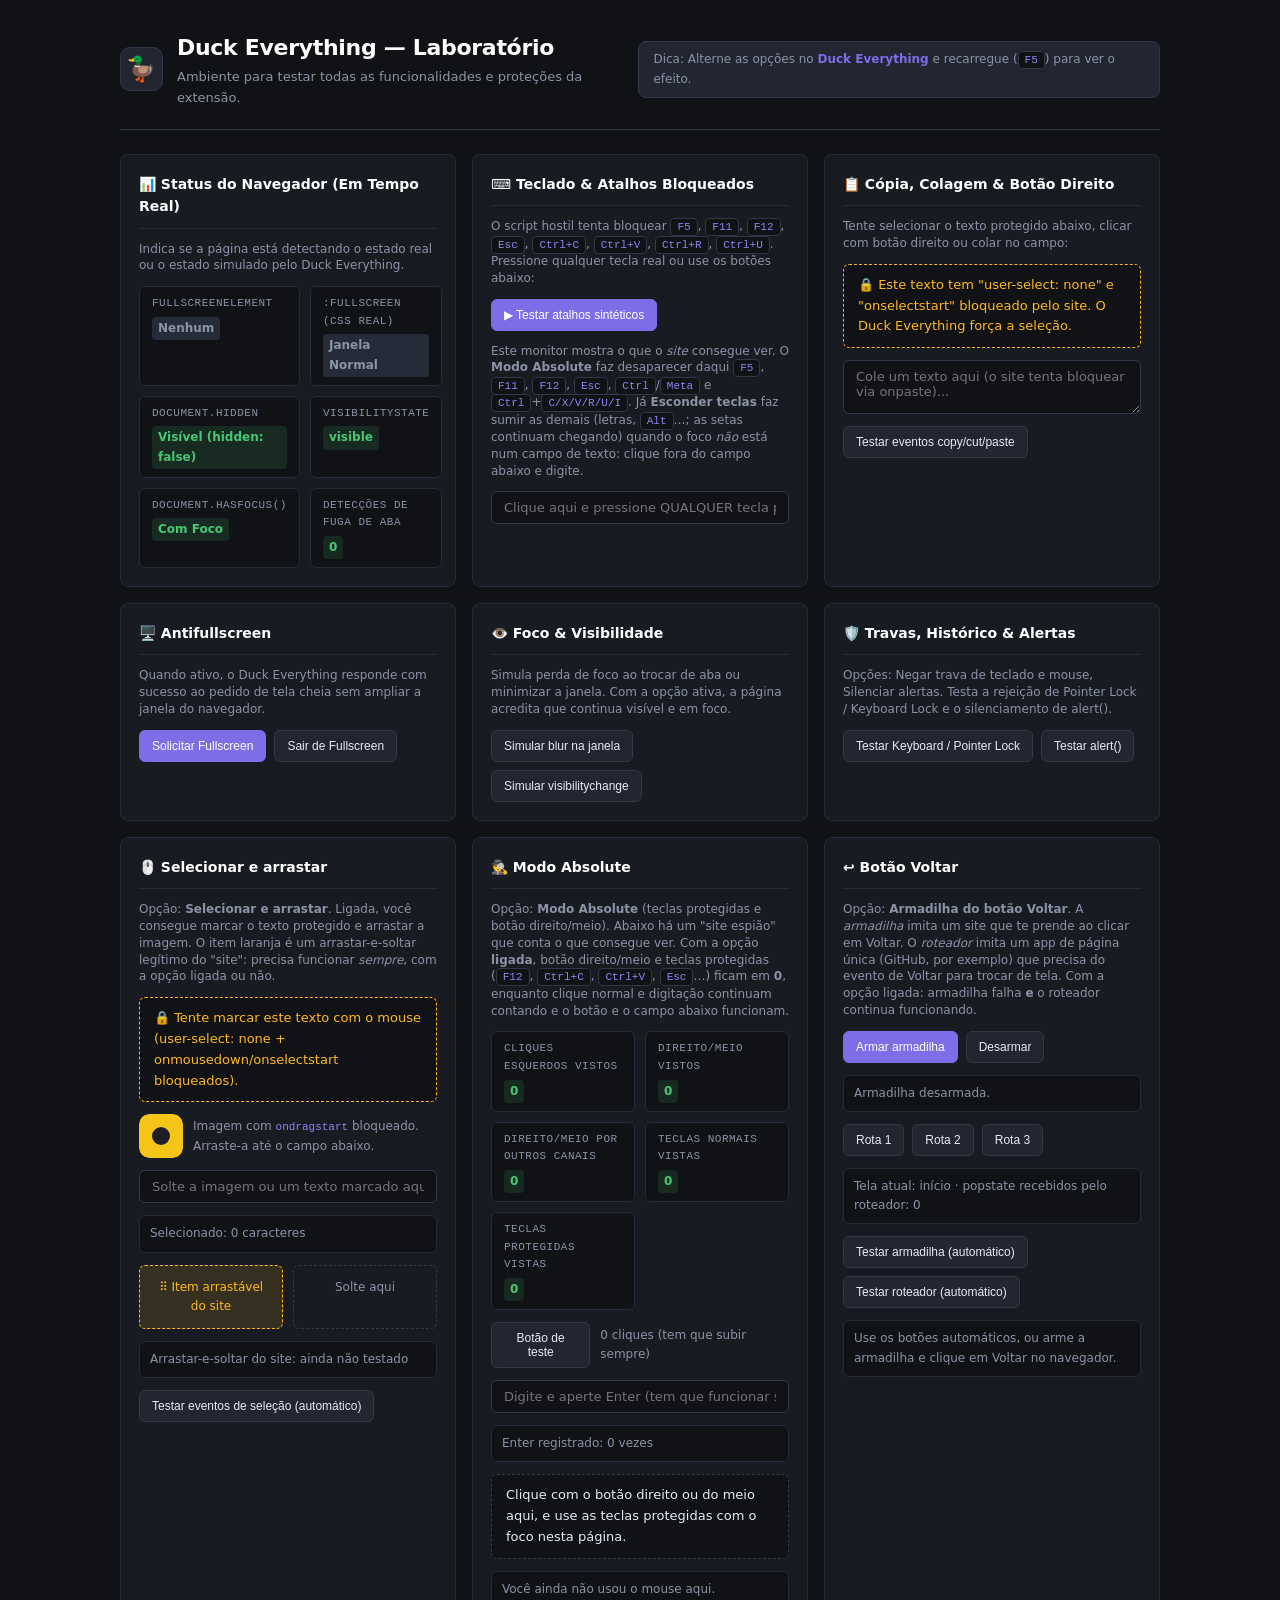
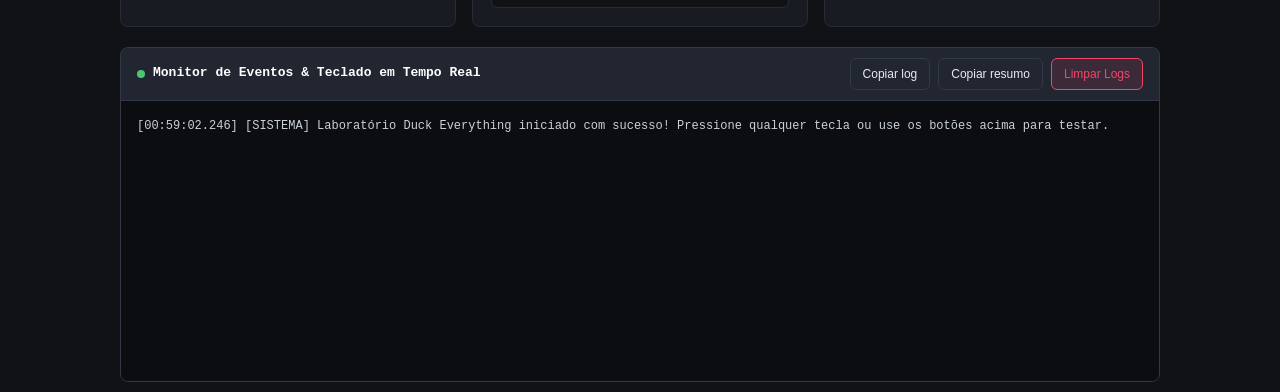
<file: lab/index.html>
<!doctype html>
<html lang="pt-BR">
<head>
  <meta charset="utf-8">
  <meta name="viewport" content="width=device-width, initial-scale=1">
  <title>Duck Everything — Laboratório de Testes</title>
  <link rel="stylesheet" href="lab.css">
</head>
<body>
  <div class="container">
    <!-- Header -->
    <header class="header">
      <div class="header-brand">
        <div class="header-logo">🦆</div>
        <div class="header-title">
          <h1>Duck Everything — Laboratório</h1>
          <p>Ambiente para testar todas as funcionalidades e proteções da extensão.</p>
        </div>
      </div>
      <div class="header-tip">
        Dica: Alterne as opções no <strong>Duck Everything</strong> e recarregue (<kbd>F5</kbd>) para ver o efeito.
      </div>
    </header>

    <!-- Grid de Seções de Teste -->
    <div class="grid">
      
      <!-- 1. Painel de Status em Tempo Real -->
      <div class="card">
        <div class="card-header">
          <span class="card-title">📊 Status do Navegador (Em Tempo Real)</span>
        </div>
        <p class="card-desc">Indica se a página está detectando o estado real ou o estado simulado pelo Duck Everything.</p>
        <div class="status-grid">
          <div class="status-item">
            <span class="status-label">fullscreenElement</span>
            <span id="stat-fullscreen-elem" class="status-badge badge-off">Nenhum</span>
          </div>
          <div class="status-item">
            <span class="status-label">:fullscreen (CSS Real)</span>
            <span id="stat-fullscreen-real" class="status-badge badge-off">Janela Normal</span>
          </div>
          <div class="status-item">
            <span class="status-label">document.hidden</span>
            <span id="stat-hidden" class="status-badge badge-on">Visível (hidden: false)</span>
          </div>
          <div class="status-item">
            <span class="status-label">visibilityState</span>
            <span id="stat-visibility" class="status-badge badge-on">visible</span>
          </div>
          <div class="status-item">
            <span class="status-label">document.hasFocus()</span>
            <span id="stat-focus" class="status-badge badge-on">Com Foco</span>
          </div>
          <div class="status-item">
            <span class="status-label">Detecções de Fuga de Aba</span>
            <span id="stat-escapes" class="status-badge badge-on">0</span>
          </div>
        </div>
      </div>

      <!-- 2. Testes de Teclado & Atalhos -->
      <div class="card">
        <div class="card-header">
          <span class="card-title">⌨️ Teclado & Atalhos Bloqueados</span>
        </div>
        <p class="card-desc">O script hostil tenta bloquear <kbd>F5</kbd>, <kbd>F11</kbd>, <kbd>F12</kbd>, <kbd>Esc</kbd>, <kbd>Ctrl+C</kbd>, <kbd>Ctrl+V</kbd>, <kbd>Ctrl+R</kbd>, <kbd>Ctrl+U</kbd>. Pressione qualquer tecla real ou use os botões abaixo:</p>
        <div class="btn-group">
          <button id="btn-check-shortcuts" class="primary">▶ Testar atalhos sintéticos</button>
        </div>
        <p class="card-desc">Este monitor mostra o que o <em>site</em> consegue ver. O <strong>Modo Absolute</strong> faz desaparecer daqui <kbd>F5</kbd>, <kbd>F11</kbd>, <kbd>F12</kbd>, <kbd>Esc</kbd>, <kbd>Ctrl</kbd>/<kbd>Meta</kbd> e <kbd>Ctrl</kbd>+<kbd>C/X/V/R/U/I</kbd>. Já <strong>Esconder teclas</strong> faz sumir as demais (letras, <kbd>Alt</kbd>…; as setas continuam chegando) quando o foco <em>não</em> está num campo de texto: clique fora do campo abaixo e digite.</p>
        <input type="text" placeholder="Clique aqui e pressione QUALQUER tecla para testar o log real">
      </div>

      <!-- 3. Área de Transferência & Menu de Contexto -->
      <div class="card">
        <div class="card-header">
          <span class="card-title">📋 Cópia, Colagem & Botão Direito</span>
        </div>
        <p class="card-desc">Tente selecionar o texto protegido abaixo, clicar com botão direito ou colar no campo:</p>
        <div class="protected-box" id="selection-box" onselectstart="return false">
          🔒 Este texto tem "user-select: none" e "onselectstart" bloqueado pelo site. O Duck Everything força a seleção.
        </div>
        <textarea placeholder="Cole um texto aqui (o site tenta bloquear via onpaste)..."></textarea>
        <div class="btn-group">
          <button id="btn-test-clipboard">Testar eventos copy/cut/paste</button>
        </div>
      </div>

      <!-- 4. Antifullscreen -->
      <div class="card">
        <div class="card-header">
          <span class="card-title">🖥️ Antifullscreen</span>
        </div>
        <p class="card-desc">Quando ativo, o Duck Everything responde com sucesso ao pedido de tela cheia sem ampliar a janela do navegador.</p>
        <div class="btn-group">
          <button id="btn-start-fullscreen" class="primary">Solicitar Fullscreen</button>
          <button id="btn-exit-fullscreen">Sair de Fullscreen</button>
        </div>
      </div>

      <!-- 5. Foco & Visibilidade (Anti-Proctoring) -->
      <div class="card">
        <div class="card-header">
          <span class="card-title">👁️ Foco & Visibilidade</span>
        </div>
        <p class="card-desc">Simula perda de foco ao trocar de aba ou minimizar a janela. Com a opção ativa, a página acredita que continua visível e em foco.</p>
        <div class="btn-group">
          <button id="btn-simulate-blur">Simular blur na janela</button>
          <button id="btn-simulate-visibility">Simular visibilitychange</button>
        </div>
      </div>

      <!-- 6. Travas de Sistema (Locks & History & Alert) -->
      <div class="card">
        <div class="card-header">
          <span class="card-title">🛡️ Travas, Histórico & Alertas</span>
        </div>
        <p class="card-desc">Opções: Negar trava de teclado e mouse, Silenciar alertas. Testa a rejeição de Pointer Lock / Keyboard Lock e o silenciamento de alert().</p>
        <div class="btn-group">
          <button id="btn-test-locks">Testar Keyboard / Pointer Lock</button>
          <button id="btn-test-alert">Testar alert()</button>
        </div>
      </div>

      <!-- 7. Selecionar e arrastar -->
      <div class="card">
        <div class="card-header">
          <span class="card-title">🖱️ Selecionar e arrastar</span>
        </div>
        <p class="card-desc">Opção: <strong>Selecionar e arrastar</strong>. Ligada, você consegue marcar o texto protegido e arrastar a imagem. O item laranja é um arrastar-e-soltar legítimo do "site": precisa funcionar <em>sempre</em>, com a opção ligada ou não.</p>
        <div class="protected-box nosel" id="sel-protected" onselectstart="return false" onmousedown="return false">
          🔒 Tente marcar este texto com o mouse (user-select: none + onmousedown/onselectstart bloqueados).
        </div>
        <div class="drag-row">
          <img id="drag-img" ondragstart="return false" alt="pato" width="44" height="44"
               src="data:image/svg+xml;utf8,%3Csvg xmlns='http://www.w3.org/2000/svg' width='44' height='44'%3E%3Crect width='44' height='44' rx='10' fill='%23f5c518'/%3E%3Ccircle cx='22' cy='22' r='9' fill='%231e1f24'/%3E%3C/svg%3E">
          <span>Imagem com <code>ondragstart</code> bloqueado. Arraste-a até o campo abaixo.</span>
        </div>
        <input type="text" id="drop-field" placeholder="Solte a imagem ou um texto marcado aqui">
        <div class="result" id="sel-readout">Selecionado: 0 caracteres</div>
        <div class="dnd">
          <div id="dnd-item" class="dnd-item" draggable="true">⠿ Item arrastável do site</div>
          <div id="dnd-zone" class="dnd-zone">Solte aqui</div>
        </div>
        <div class="result" id="dnd-result">Arrastar-e-soltar do site: ainda não testado</div>
        <div class="btn-group">
          <button id="btn-test-selection">Testar eventos de seleção (automático)</button>
        </div>
      </div>

      <!-- 8. Modo Absolute -->
      <div class="card">
        <div class="card-header">
          <span class="card-title">🕵️ Modo Absolute</span>
        </div>
        <p class="card-desc">Opção: <strong>Modo Absolute</strong> (teclas protegidas e botão direito/meio). Abaixo há um "site espião" que conta o que consegue ver. Com a opção <strong>ligada</strong>, botão direito/meio e teclas protegidas (<kbd>F12</kbd>, <kbd>Ctrl+C</kbd>, <kbd>Ctrl+V</kbd>, <kbd>Esc</kbd>…) ficam em <strong>0</strong>, enquanto clique normal e digitação continuam contando e o botão e o campo abaixo funcionam.</p>
        <div class="status-grid">
          <div class="status-item"><span class="status-label">Cliques esquerdos vistos</span><span id="spy-left" class="status-badge badge-on">0</span></div>
          <div class="status-item"><span class="status-label">Direito/meio vistos</span><span id="spy-other" class="status-badge badge-on">0</span></div>
          <div class="status-item"><span class="status-label">Direito/meio por outros canais</span><span id="spy-chan" class="status-badge badge-on">0</span></div>
          <div class="status-item"><span class="status-label">Teclas normais vistas</span><span id="spy-keys" class="status-badge badge-on">0</span></div>
          <div class="status-item"><span class="status-label">Teclas protegidas vistas</span><span id="spy-prot" class="status-badge badge-on">0</span></div>
        </div>
        <div class="drag-row">
          <button id="abs-button">Botão de teste</button>
          <span id="abs-button-count">0 cliques (tem que subir sempre)</span>
        </div>
        <input type="text" id="abs-input" placeholder="Digite e aperte Enter (tem que funcionar sempre)">
        <div class="result" id="abs-input-count">Enter registrado: 0 vezes</div>
        <div class="protected-box" id="abs-pad" style="user-select:text;color:var(--text-main);border-color:var(--border)">Clique com o botão direito ou do meio aqui, e use as teclas protegidas com o foco nesta página.</div>
        <div class="result" id="abs-verdict">Você ainda não usou o mouse aqui.</div>
      </div>

      <!-- 9. Botão Voltar -->
      <div class="card">
        <div class="card-header">
          <span class="card-title">↩️ Botão Voltar</span>
        </div>
        <p class="card-desc">Opção: <strong>Armadilha do botão Voltar</strong>. A <em>armadilha</em> imita um site que te prende ao clicar em Voltar. O <em>roteador</em> imita um app de página única (GitHub, por exemplo) que precisa do evento de Voltar para trocar de tela. Com a opção ligada: armadilha falha <strong>e</strong> o roteador continua funcionando.</p>
        <div class="btn-group">
          <button id="trap-arm" class="primary">Armar armadilha</button>
          <button id="trap-disarm">Desarmar</button>
        </div>
        <div class="result" id="trap-status">Armadilha desarmada.</div>
        <div class="btn-group">
          <button id="route-1">Rota 1</button>
          <button id="route-2">Rota 2</button>
          <button id="route-3">Rota 3</button>
        </div>
        <div class="result" id="route-status">Tela atual: início · popstate recebidos pelo roteador: 0</div>
        <div class="btn-group">
          <button id="btn-test-trap">Testar armadilha (automático)</button>
          <button id="btn-test-router">Testar roteador (automático)</button>
        </div>
        <div class="result" id="history-result">Use os botões automáticos, ou arme a armadilha e clique em Voltar no navegador.</div>
      </div>

    </div>

    <!-- Console de Logs em Tempo Real -->
    <div class="console-card">
      <div class="console-header">
        <h3><span class="dot"></span> Monitor de Eventos & Teclado em Tempo Real</h3>
        <div class="console-actions">
          <button id="btn-copy-log" title="Copia o log completo, com cabeçalho do navegador">Copiar log</button>
          <button id="btn-copy-summary" title="Copia uma linha por evento diferente, com contagem (×N)">Copiar resumo</button>
          <button id="btn-clear-log" class="danger">Limpar Logs</button>
        </div>
      </div>
      <pre id="log"></pre>
    </div>
  </div>

  <!-- SCRIPT HOSTIL: Tenta bloquear ações comuns -->
  <script>
    window.addEventListener('error', function(e) {
      const el = document.getElementById('log');
      if (el) el.textContent += '[ERRO NO SCRIPT] ' + e.message + ' em ' + e.filename + ':' + e.lineno + '\n';
    });

    // 1. Bloqueio de Menu de Contexto (botão direito)
    document.addEventListener('contextmenu', function(e) {
      e.preventDefault();
    }, false);

    // 2. Bloqueio de Eventos de Clipboard
    ['copy', 'cut', 'paste'].forEach(function(type) {
      document.addEventListener(type, function(e) {
        if (window.__labCopying) return; // o botão "Copiar log" do próprio lab
        e.preventDefault();
      }, false);
    });

    // 3. Bloqueio de Seleção e Arrastar
    ['selectstart', 'dragstart'].forEach(function(type) {
      document.addEventListener(type, function(e) {
        // Um site real não bloqueia o próprio arrastar-e-soltar.
        if (e.target.closest && e.target.closest('[draggable="true"]')) return;
        e.preventDefault();
      }, false);
    });
    // 3b. Anti-seleção por mousedown (área .nosel)
    document.addEventListener('mousedown', function(e) {
      if (e.target.closest && e.target.closest('.nosel')) e.preventDefault();
    }, false);

    // 4. Bloqueio de Teclas de Atalho (Teclado)
    document.addEventListener('keydown', function(e) {
      var key = (e.key || '').toLowerCase();
      if (e.key === 'F5' || ((e.ctrlKey || e.metaKey) && key === 'r')) e.preventDefault();
      if ((e.ctrlKey || e.metaKey) && (key === 'c' || key === 'x')) e.preventDefault();
      if ((e.ctrlKey || e.metaKey) && key === 'v') e.preventDefault();
      if ((e.ctrlKey || e.metaKey) && key === 'u') e.preventDefault();
      if (e.key === 'F12' || ((e.ctrlKey || e.metaKey) && e.shiftKey && key === 'i')) e.preventDefault();
      // Anti-DevTools: F12 também pelo jeito antigo (returnValue), e os atalhos Ctrl+Shift+J/K/C/E/M.
      if (e.key === 'F12') e.returnValue = false;
      if ((e.ctrlKey || e.metaKey) && e.shiftKey && ['KeyJ', 'KeyK', 'KeyC', 'KeyE', 'KeyM'].indexOf(e.code) > -1) e.returnValue = false;
      if (e.key === 'F11') e.preventDefault();
      if (e.key === 'Escape' || e.key === 'Esc') e.preventDefault();
    }, false);

    // 5. Armadilha de Histórico: só liga ao clicar em "Armar armadilha" (cartão Botão Voltar)
    window.__trap = { armed: false, reacted: 0 };
    window.addEventListener('popstate', function() {
      if (!window.__trap.armed) return;
      window.__trap.reacted++;
      history.pushState({ trap: true }, '', location.href);
    });

    // 6. Monitoramento de Foco / Troca de Aba
    window.__hostileTabEscapes = 0;
    window.addEventListener('blur', function() {
      window.__hostileTabEscapes = (window.__hostileTabEscapes || 0) + 1;
    });
    document.addEventListener('visibilitychange', function() {
      if (document.visibilityState === 'hidden' || document.hidden) {
        window.__hostileTabEscapes = (window.__hostileTabEscapes || 0) + 1;
      }
    });
  </script>

  <!-- SCRIPT DO LABORATÓRIO: Monitoramento e controles -->
  <script>
    (function() {
      var logBox = document.getElementById('log');

      function pad(n) { return String(n).padStart(2, '0'); }
      function timestamp() {
        var d = new Date();
        return pad(d.getHours()) + ':' + pad(d.getMinutes()) + ':' + pad(d.getSeconds()) + '.' + String(d.getMilliseconds()).padStart(3, '0');
      }

      function appendLog(category, msg) {
        var el = document.getElementById('log');
        if (!el) return;
        var time = timestamp();
        var line = '[' + time + '] [' + category.toUpperCase() + '] ' + msg + '\n';
        el.textContent += line;
        el.scrollTop = el.scrollHeight;
      }

      // 1. MONITORAMENTO REAL DO TECLADO
      window.addEventListener('keydown', function(e) {
        try {
          var modifiers = [];
          if (e.ctrlKey) modifiers.push('Ctrl');
          if (e.shiftKey) modifiers.push('Shift');
          if (e.altKey) modifiers.push('Alt');
          if (e.metaKey) modifiers.push('Meta/Cmd');

          var modStr = modifiers.length ? ' + [' + modifiers.join('+') + ']' : '';
          var status = e.defaultPrevented ? '❌ BLOQUEADO (preventDefault = true)' : '✅ LIBERADO (preventDefault = false)';

          appendLog('TECLADO', 'Tecla: "' + e.key + '" (código: ' + e.code + ')' + modStr + ' | ' + status);
        } catch (err) {
          console.error(err);
        }
      }, false); // na volta (bubble) da janela: o site já rodou os bloqueios e defaultPrevented mostra o resultado final

      // 2. MONITORAMENTO DE CLIPBOARD E MOUSE
      ['copy', 'cut', 'paste'].forEach(function(type) {
        document.addEventListener(type, function(e) {
          try {
            var status = e.defaultPrevented ? '❌ BLOQUEADO pelo site' : '✅ LIBERADO pelo navegador';
            appendLog('CLIPBOARD', 'Evento "' + type + '" acionado | ' + status);
          } catch (err) {}
        }, true);
      });

      document.addEventListener('contextmenu', function(e) {
        try {
          var status = e.defaultPrevented ? '❌ BLOQUEADO pelo site' : '✅ LIBERADO pelo navegador (menu de contexto deve abrir)';
          appendLog('MOUSE', 'Clique com botão direito (contextmenu) | ' + status);
        } catch (err) {}
      }, true);

      // 3. MONITORAMENTO DE FOCO E VISIBILIDADE
      // Em modo captura, a janela também recebe o foco dos elementos (ex.: ao clicar de um botão
      // para outro). Só os eventos "da JANELA" indicam que o usuário saiu da aba.
      function focusWho(e) {
        if (e.target === window || e.target === document) return 'da JANELA';
        var t = e.target, name = t && t.tagName ? t.tagName.toLowerCase() + (t.id ? '#' + t.id : '') : '?';
        return 'de elemento <' + name + '> (normal)';
      }
      window.addEventListener('blur', function(e) {
        appendLog('FOCO', 'Evento "blur" ' + focusWho(e) + ' (perdeu foco)');
      }, true);

      window.addEventListener('focus', function(e) {
        appendLog('FOCO', 'Evento "focus" ' + focusWho(e) + ' (ganhou foco)');
      }, true);

      document.addEventListener('visibilitychange', function() {
        try {
          appendLog('VISIBILIDADE', 'visibilityState mudou para: "' + document.visibilityState + '" (hidden: ' + document.hidden + ')');
        } catch (err) {}
      }, true);

      document.addEventListener('fullscreenchange', function() {
        appendLog('FULLSCREEN', 'fullscreenchange disparado! fullscreenElement=' + !!document.fullscreenElement);
        updateStatus();
      });

      // 4. ATUALIZAÇÃO DO PAINEL DE STATUS
      function updateStatus() {
        try {
          var fsElem = false;
          try { fsElem = !!(document.fullscreenElement || document.webkitFullscreenElement || document.mozFullScreenElement); } catch (e) {}

          var realCSS = false;
          try {
            if (fsElem) {
              realCSS = !!(document.querySelector(':fullscreen') || document.querySelector(':-moz-full-screen') || document.querySelector(':-webkit-full-screen'));
            }
          } catch (e) {}

          var hidden = false;
          try { hidden = !!document.hidden; } catch (e) {}

          var visState = 'visible';
          try { visState = document.visibilityState || 'visible'; } catch (e) {}

          var focus = true;
          try { focus = typeof document.hasFocus === 'function' ? document.hasFocus() : true; } catch (e) {}

          var escapes = window.__hostileTabEscapes || 0;

          function setBadge(id, active, activeText, inactiveText) {
            var el = document.getElementById(id);
            if (!el) return;
            el.textContent = active ? activeText : inactiveText;
            el.className = 'status-badge ' + (active ? 'badge-on' : 'badge-off');
          }

          setBadge('stat-fullscreen-elem', fsElem, 'Ativo (Simulado/Real)', 'Nenhum');
          setBadge('stat-fullscreen-real', realCSS, 'Em Tela Cheia Real', 'Janela Normal');
          setBadge('stat-hidden', !hidden, 'Visível (hidden: false)', 'Oculto (hidden: true)');
          setBadge('stat-visibility', visState === 'visible', 'visible', visState);
          setBadge('stat-focus', focus, 'Com Foco', 'Sem Foco');

          var escapeEl = document.getElementById('stat-escapes');
          if (escapeEl) {
            escapeEl.textContent = escapes;
            escapeEl.className = 'status-badge ' + (escapes > 0 ? 'badge-warn' : 'badge-on');
          }
        } catch (err) {
          console.error(err);
        }
      }

      // 5. REGISTRO IMEDIATO DOS BOTÕES
      function bind(id, fn) {
        var el = document.getElementById(id);
        if (el) {
          el.onclick = fn;
        }
      }

      bind('btn-start-fullscreen', function() {
        try {
          appendLog('FULLSCREEN', 'Chamando document.documentElement.requestFullscreen()…');
          var elem = document.documentElement;
          var requestFn = elem.requestFullscreen || elem.webkitRequestFullscreen || elem.mozRequestFullScreen;
          if (!requestFn) {
            appendLog('FULLSCREEN', 'requestFullscreen não suportado neste navegador.');
            return;
          }
          var promise = requestFn.call(elem);
          if (promise && typeof promise.then === 'function') {
            promise.then(function() {
              appendLog('FULLSCREEN', 'Promise de fullscreen resolvida com SUCESSO! (Com Antifullscreen ativo, a janela real NÃO expande)');
              updateStatus();
            }).catch(function(e) {
              appendLog('FULLSCREEN', 'Fullscreen rejeitado/falhou: ' + e.name + ' - ' + e.message);
              updateStatus();
            });
          } else {
            appendLog('FULLSCREEN', 'requestFullscreen executado (modo legado).');
            updateStatus();
          }
        } catch (e) {
          appendLog('FULLSCREEN', 'Erro ao chamar fullscreen: ' + e.message);
        }
      });

      bind('btn-exit-fullscreen', function() {
        try {
          appendLog('FULLSCREEN', 'Chamando document.exitFullscreen()…');
          var exitFn = document.exitFullscreen || document.webkitExitFullscreen || document.mozCancelFullScreen;
          if (exitFn) {
            var promise = exitFn.call(document);
            if (promise && typeof promise.then === 'function') {
              promise.then(function() {
                appendLog('FULLSCREEN', 'Saída de fullscreen concluída.');
                updateStatus();
              }).catch(function(e) {
                appendLog('FULLSCREEN', 'Erro ao sair: ' + e.message);
              });
            } else {
              appendLog('FULLSCREEN', 'Saída de fullscreen chamada.');
              updateStatus();
            }
          }
        } catch (e) {
          appendLog('FULLSCREEN', 'Erro ao sair do fullscreen: ' + e.message);
        }
      });

      bind('btn-check-shortcuts', function() {
        appendLog('TESTE', '--- Iniciando teste sintético de atalhos protegidos ---');
        var tests = [
          { key: 'F5', ctrlKey: false },
          { key: 'F11', ctrlKey: false },
          { key: 'F12', ctrlKey: false },
          { key: 'Escape', ctrlKey: false },
          { key: 'c', ctrlKey: true },
          { key: 'v', ctrlKey: true },
          { key: 'r', ctrlKey: true },
          { key: 'u', ctrlKey: true }
        ];

        tests.forEach(function(item) {
          var e = new KeyboardEvent('keydown', { key: item.key, ctrlKey: item.ctrlKey, bubbles: true, cancelable: true });
          document.dispatchEvent(e);
          var label = (item.ctrlKey ? 'Ctrl+' : '') + item.key;
          var status = e.defaultPrevented ? '❌ Bloqueado pelo site' : '✅ Liberado pelo Duck Everything';
          appendLog('ATALHO', label + ': ' + status);
        });

        var ctx = new MouseEvent('contextmenu', { bubbles: true, cancelable: true });
        document.dispatchEvent(ctx);
        appendLog('ATALHO', 'Botão direito (contextmenu): ' + (ctx.defaultPrevented ? '❌ Bloqueado' : '✅ Liberado'));
      });

      bind('btn-simulate-blur', function() {
        appendLog('TESTE', 'Disparando evento sintético window.blur…');
        window.dispatchEvent(new Event('blur'));
        updateStatus();
      });

      bind('btn-simulate-visibility', function() {
        appendLog('TESTE', 'Disparando evento sintético document.visibilitychange…');
        document.dispatchEvent(new Event('visibilitychange'));
        updateStatus();
      });

      bind('btn-test-clipboard', function() {
        appendLog('TESTE', '--- Testando eventos de cópia/colagem ---');
        ['copy', 'cut', 'paste'].forEach(function(type) {
          var e = new Event(type, { bubbles: true, cancelable: true });
          document.dispatchEvent(e);
          var status = e.defaultPrevented ? '❌ Bloqueado' : '✅ Liberado';
          appendLog('CLIPBOARD', type + ': ' + status);
        });
      });

      bind('btn-test-alert', function() {
        appendLog('ALERTA', 'Chamando window.alert("Teste Duck Everything")…');
        var start = performance.now();
        window.alert('Se você está lendo isso, a opção "Silenciar alertas" está desligada ou desativada.');
        var duration = performance.now() - start;
        if (duration < 50) {
          appendLog('ALERTA', 'window.alert() executou em ' + duration.toFixed(1) + 'ms sem travar a tela (SILENCIADO com sucesso pelo Duck Everything)');
        } else {
          appendLog('ALERTA', 'window.alert() exibiu popup e bloqueou por ' + duration.toFixed(0) + 'ms (Alerta NÃO silenciado)');
        }
      });

      bind('btn-test-locks', function() {
        appendLog('LOCKS', '--- Testando proteções contra trava de mouse e teclado ---');
        try {
          if (document.documentElement.requestPointerLock) {
            appendLog('LOCKS', 'Chamando document.documentElement.requestPointerLock()…');
            var p = document.documentElement.requestPointerLock();
            if (p && typeof p.then === 'function') {
              p.then(function() {
                appendLog('LOCKS', 'Pointer Lock aceito! (Opção "Bloquear captura" desligada)');
              }).catch(function(e) {
                appendLog('LOCKS', 'Pointer Lock NEGADO: ' + e.name + ' (' + e.message + ') ✅ (Protegido pelo Duck Everything)');
              });
            }
          }
        } catch (e) {
          appendLog('LOCKS', 'Pointer Lock erro: ' + e.message);
        }

        try {
          if (navigator.keyboard && navigator.keyboard.lock) {
            appendLog('LOCKS', 'Chamando navigator.keyboard.lock()…');
            navigator.keyboard.lock().then(function() {
              appendLog('LOCKS', 'Keyboard Lock aceito! (Opção "Bloquear captura" desligada)');
            }).catch(function(e) {
              appendLog('LOCKS', 'Keyboard Lock NEGADO: ' + e.name + ' (' + e.message + ') ✅ (Protegido pelo Duck Everything)');
            });
          } else {
            appendLog('LOCKS', 'navigator.keyboard.lock não suportado nativamente neste navegador.');
          }
        } catch (e) {
          appendLog('LOCKS', 'Keyboard Lock erro: ' + e.message);
        }
      });

      bind('btn-test-history', function() {
        appendLog('HISTÓRICO', 'Testando botão voltar: empurrando estado e disparando popstate…');
        try {
          history.pushState({ page: 'teste' }, '', location.href);
          var e = new PopStateEvent('popstate', { state: { page: 'teste' }, bubbles: true, cancelable: true });
          window.dispatchEvent(e);
          appendLog('HISTÓRICO', 'Evento popstate despachado. Se "Liberar botão Voltar" estiver ativo, handlers hostis foram interceptados.');
        } catch (err) {
          appendLog('HISTÓRICO', 'Erro ao testar histórico: ' + err.message);
        }
      });

      bind('btn-clear-log', function() {
        var el = document.getElementById('log');
        if (el) el.textContent = '';
      });

      // 6. EXECUÇÃO IMEDIATA E CONTÍNUA
      updateStatus();
      setInterval(updateStatus, 500);
      appendLog('SISTEMA', 'Laboratório Duck Everything iniciado com sucesso! Pressione qualquer tecla ou use os botões acima para testar.');

    })();
  </script>

  <!-- SCRIPT DO LABORATÓRIO: testes de seleção, Absolute e Voltar -->
  <script>
    (function() {
      var $ = function(id) { return document.getElementById(id); };
      function log(cat, msg) {
        var el = $('log'); if (!el) return;
        var d = new Date(), p = function(n, w) { return String(n).padStart(w || 2, '0'); };
        el.textContent += '[' + p(d.getHours()) + ':' + p(d.getMinutes()) + ':' + p(d.getSeconds()) + '.' + p(d.getMilliseconds(), 3) + '] [' + cat + '] ' + msg + '\n';
        el.scrollTop = el.scrollHeight;
      }
      function set(id, text, cls) { var el = $(id); if (!el) return; el.textContent = text; if (cls !== undefined) el.className = 'result ' + cls; }


      // ── Copiar log / resumo ──
      // Descobre, por comportamento, quais opções estão agindo nesta página (só para diagnóstico do lab).
      function detectOptions() {
        var nat = function(f) { try { return /\[native code\]/.test(Function.prototype.toString.call(f)); } catch (e) { return true; } };
        var getter = function(proto, key) { var d = Object.getOwnPropertyDescriptor(proto, key); return d && d.get; };
        var defused = function(make) { try { var e = make(); e.preventDefault(); return !e.defaultPrevented; } catch (x) { return false; } };
        var key = function(k) { return new KeyboardEvent('keydown', { key: k, cancelable: true }); };
        var hiddenF12 = (function() {
          var seen = 0, h = function() { seen++; };
          window.addEventListener('keyup', h, true);
          ($('abs-input') || document).dispatchEvent(new KeyboardEvent('keyup', { key: 'F12', bubbles: true, cancelable: true }));
          window.removeEventListener('keyup', h, true);
          return seen === 0;
        })();
        // "Esconder teclas": uma tecla comum fora de campos de texto some do site.
        var hiddenKeys = (function() {
          var seen = 0, h = function() { seen++; };
          window.addEventListener('keyup', h, true);
          document.body.dispatchEvent(new KeyboardEvent('keyup', { key: 'q', bubbles: true, cancelable: true }));
          window.removeEventListener('keyup', h, true);
          return seen === 0;
        })();
        var o = {
          clipboard: defused(function() { return new Event('paste', { cancelable: true }); }),
          context: defused(function() { return new Event('contextmenu', { cancelable: true }); }),
          selection: defused(function() { return new Event('selectstart', { cancelable: true }); }),
          shortcuts: defused(function() { return key('F12'); }),
          absolute: hiddenF12,
          keys: hiddenKeys,
          fullscreen: !nat(Element.prototype.requestFullscreen),
          focus: !nat(getter(Document.prototype, 'hidden')),
          history: typeof History !== 'undefined' && !nat(History.prototype.pushState),
          locks: !!Element.prototype.requestPointerLock && !nat(Element.prototype.requestPointerLock),
          alerts: !nat(window.alert)
        };
        return Object.keys(o).map(function(k) { return k + '=' + (o[k] ? 'on' : 'off'); }).join(' ');
      }
      function header() {
        var active = false;
        try { active = Event.prototype.preventDefault.name !== 'preventDefault'; } catch (e) {}
        return [
          '# Duck Everything — log do laboratório',
          '# Navegador: ' + navigator.userAgent,
          '# Extensão ativa nesta página: ' + (active ? 'sim (preventDefault substituído)' : 'NÃO detectada'),
          '# Opções agindo (detectadas): ' + detectOptions(),
          '# document.hidden=' + document.hidden + ' visibilityState=' + document.visibilityState + ' hasFocus=' + document.hasFocus(),
          '# Gerado em: ' + new Date().toLocaleString()
        ].join('\n');
      }
      // Uma linha por evento diferente (ignorando a hora), com ×N e primeira→última hora.
      function summarize(text) {
        var seen = {}, order = [], total = 0;
        text.split('\n').forEach(function(line) {
          if (!line.trim()) return;
          total++;
          var m = line.match(/^\[(\d\d:\d\d:\d\d\.\d{3})\]\s*(.*)$/), t = m ? m[1] : '', body = m ? m[2] : line;
          var e = seen[body];
          if (!e) { e = seen[body] = { body: body, first: t, last: t, n: 0 }; order.push(e); }
          e.n++; e.last = t;
        });
        var lines = order.map(function(e) {
          return '[' + e.first + (e.n > 1 ? '→' + e.last : '') + '] ' + (e.n > 1 ? '×' + e.n + ' ' : '') + e.body;
        });
        return '# Resumo: ' + total + ' linhas, ' + order.length + ' diferentes\n' + lines.join('\n');
      }
      function copyText(text, button) {
        var label = button.textContent;
        function done(ok) {
          button.textContent = ok ? 'Copiado ✓' : 'Falhou — selecione o log e copie';
          setTimeout(function() { button.textContent = label; }, 1800);
        }
        function fallback() {
          var ta = document.createElement('textarea');
          ta.value = text; ta.style.cssText = 'position:fixed;left:-9999px;top:0';
          document.body.appendChild(ta); ta.select();
          window.__labCopying = true;
          var ok = false;
          try { ok = document.execCommand('copy'); } catch (e) {}
          window.__labCopying = false; ta.remove(); done(ok);
        }
        window.__labCopying = true;
        if (navigator.clipboard && navigator.clipboard.writeText) {
          navigator.clipboard.writeText(text).then(function() { window.__labCopying = false; done(true); }, function() { window.__labCopying = false; fallback(); });
        } else { window.__labCopying = false; fallback(); }
      }
      $('btn-copy-log').onclick = function() { copyText(header() + '\n\n' + ($('log').textContent || '(vazio)'), this); };
      $('btn-copy-summary').onclick = function() { copyText(header() + '\n\n' + summarize($('log').textContent || ''), this); };

      // ── Selecionar e arrastar ──
      document.addEventListener('selectionchange', function() {
        set('sel-readout', 'Selecionado: ' + String(window.getSelection()).length + ' caracteres');
      });
      var dndStarts = 0;
      $('dnd-item').addEventListener('dragstart', function(e) {
        dndStarts++; e.dataTransfer.setData('text/plain', 'item-do-site');
        set('dnd-result', 'Arrastar-e-soltar do site: arrastando… (dragstart visto ' + dndStarts + 'x)');
      });
      $('dnd-zone').addEventListener('dragover', function(e) { e.preventDefault(); });
      $('dnd-zone').addEventListener('drop', function(e) {
        e.preventDefault();
        set('dnd-result', 'Arrastar-e-soltar do site: ✅ funcionou (soltou "' + e.dataTransfer.getData('text/plain') + '")', 'ok');
        log('ARRASTAR', 'Drop legítimo do site recebido.');
      });
      $('btn-test-selection').onclick = function() {
        var box = $('sel-protected');
        ['selectstart', 'dragstart'].forEach(function(type) {
          var e = new Event(type, { bubbles: true, cancelable: true });
          box.dispatchEvent(e);
          log('SELEÇÃO', type + ': ' + (e.defaultPrevented ? '❌ Bloqueado pelo site' : '✅ Liberado'));
        });
        var m = new MouseEvent('mousedown', { bubbles: true, cancelable: true, button: 0 });
        box.dispatchEvent(m);
        log('SELEÇÃO', 'mousedown (anti-seleção): ' + (m.defaultPrevented ? '❌ Bloqueado pelo site' : '✅ Liberado'));
      };

      // ── Modo Absolute: o "site espião" ──
      var spy = { left: 0, other: 0, chan: 0, keys: 0, prot: 0 }, enters = 0, btnClicks = 0;
      function isProtected(e) {
        var k = (e.key || '').toLowerCase(), m = e.ctrlKey || e.metaKey;
        return ['f5', 'f11', 'f12', 'escape'].indexOf(k) > -1 || (m && ['c', 'x', 'v', 'r', 'u', 'i'].indexOf(k) > -1);
      }
      function refresh() {
        set('spy-left', spy.left); set('spy-other', spy.other); set('spy-chan', spy.chan); set('spy-keys', spy.keys); set('spy-prot', spy.prot);
        ['spy-other', 'spy-chan', 'spy-prot'].forEach(function(id) { $(id).className = 'status-badge ' + (Number($(id).textContent) > 0 ? 'badge-warn' : 'badge-on'); });
        var seen = spy.other + spy.chan;
        if (seen > 0) set('abs-verdict', '👀 O site viu ' + seen + ' eventos de botão direito/meio (Modo Absolute desligado).', 'warn');
        else if (spy.left > 0) set('abs-verdict', '✅ O site não viu nenhum botão direito/meio. Se você clicou com eles, o Modo Absolute escondeu.', 'ok');
        else set('abs-verdict', 'Você ainda não usou o mouse aqui.', '');
      }
      // Outros jeitos de um site perceber direito/meio: ponteiro, menu de contexto, auxclick e botão segurado no movimento.
      ['pointerdown', 'pointerup', 'auxclick', 'contextmenu'].forEach(function(type) {
        window.addEventListener(type, function(e) { if (type === 'contextmenu' || e.button > 0) { spy.chan++; refresh(); } }, true);
      });
      ['mousemove', 'pointermove'].forEach(function(type) {
        window.addEventListener(type, function(e) { if ((e.buttons & ~1) > 0) { spy.chan++; refresh(); } }, true);
      });
      window.addEventListener('mousedown', function(e) { if (e.button === 0) spy.left++; else spy.other++; refresh(); }, true);
      window.addEventListener('keydown', function(e) { if (isProtected(e)) spy.prot++; else spy.keys++; refresh(); }, true);
      $('abs-button').onclick = function() { btnClicks++; set('abs-button-count', btnClicks + ' cliques (tem que subir sempre)'); };
      $('abs-input').addEventListener('keydown', function(e) { if (e.key === 'Enter') { enters++; set('abs-input-count', 'Enter registrado: ' + enters + ' vezes'); } });
      refresh();

      // ── Botão Voltar ──
      function arm(on) {
        window.__trap.armed = on;
        set('trap-status', on ? 'Armadilha ARMADA. Clique em Voltar no navegador. Reações: ' + window.__trap.reacted : 'Armadilha desarmada.');
      }
      $('trap-arm').onclick = function() { history.pushState({ trap: true }, '', location.href); arm(true); log('VOLTAR', 'Armadilha armada.'); };
      $('trap-disarm').onclick = function() { arm(false); };
      window.addEventListener('popstate', function() {
        if (window.__trap.armed) set('trap-status', 'Armadilha ARMADA. Reações: ' + window.__trap.reacted + ' · entradas no histórico: ' + history.length);
      });
      var screenName = 'início', pops = 0;
      function render() { set('route-status', 'Tela atual: ' + screenName + ' · popstate recebidos pelo roteador: ' + pops); }
      [1, 2, 3].forEach(function(n) {
        $('route-' + n).onclick = function() { screenName = 'rota ' + n; history.pushState({ route: n }, '', '#/rota-' + n); render(); };
      });
      // Roteador de SPA: troca de tela a partir do popstate (como o GitHub/Turbo fazem).
      window.addEventListener('popstate', function(e) {
        pops++; screenName = e.state && e.state.route ? 'rota ' + e.state.route : 'início'; render();
      });
      $('btn-test-trap').onclick = function() {
        arm(true);
        // replaceState não é bloqueado; se depois do popstate o estado virar {trap:true}, a armadilha empurrou o histórico.
        history.replaceState({ probe: true }, '', location.href);
        window.dispatchEvent(new PopStateEvent('popstate', { state: null }));
        setTimeout(function() {
          var grew = !!(history.state && history.state.trap);
          arm(false);
          set('history-result', grew ? '❌ A armadilha empurrou o histórico (opção desligada).' : '✅ A armadilha não conseguiu prender o histórico.', grew ? 'warn' : 'ok');
          log('VOLTAR', 'Teste da armadilha: ' + (grew ? 'prendeu' : 'bloqueada'));
        }, 60);
      };
      $('btn-test-router').onclick = function() {
        var seen = pops;
        history.pushState({ route: 1 }, '', '#/rota-1'); screenName = 'rota 1';
        history.pushState({ route: 2 }, '', '#/rota-2'); screenName = 'rota 2'; render();
        history.back();
        setTimeout(function() {
          var okay = pops > seen && screenName === 'rota 1';
          set('history-result', okay ? '✅ O roteador recebeu o Voltar e trocou de tela.' : '❌ O Voltar foi engolido: a URL mudou, mas a tela ficou em "' + screenName + '" (igual ao bug do GitHub).', okay ? 'ok' : 'warn');
          log('VOLTAR', 'Teste do roteador: ' + (okay ? 'ok' : 'FALHOU'));
        }, 150);
      };
    })();
  </script>
</body>

</html>
</file>
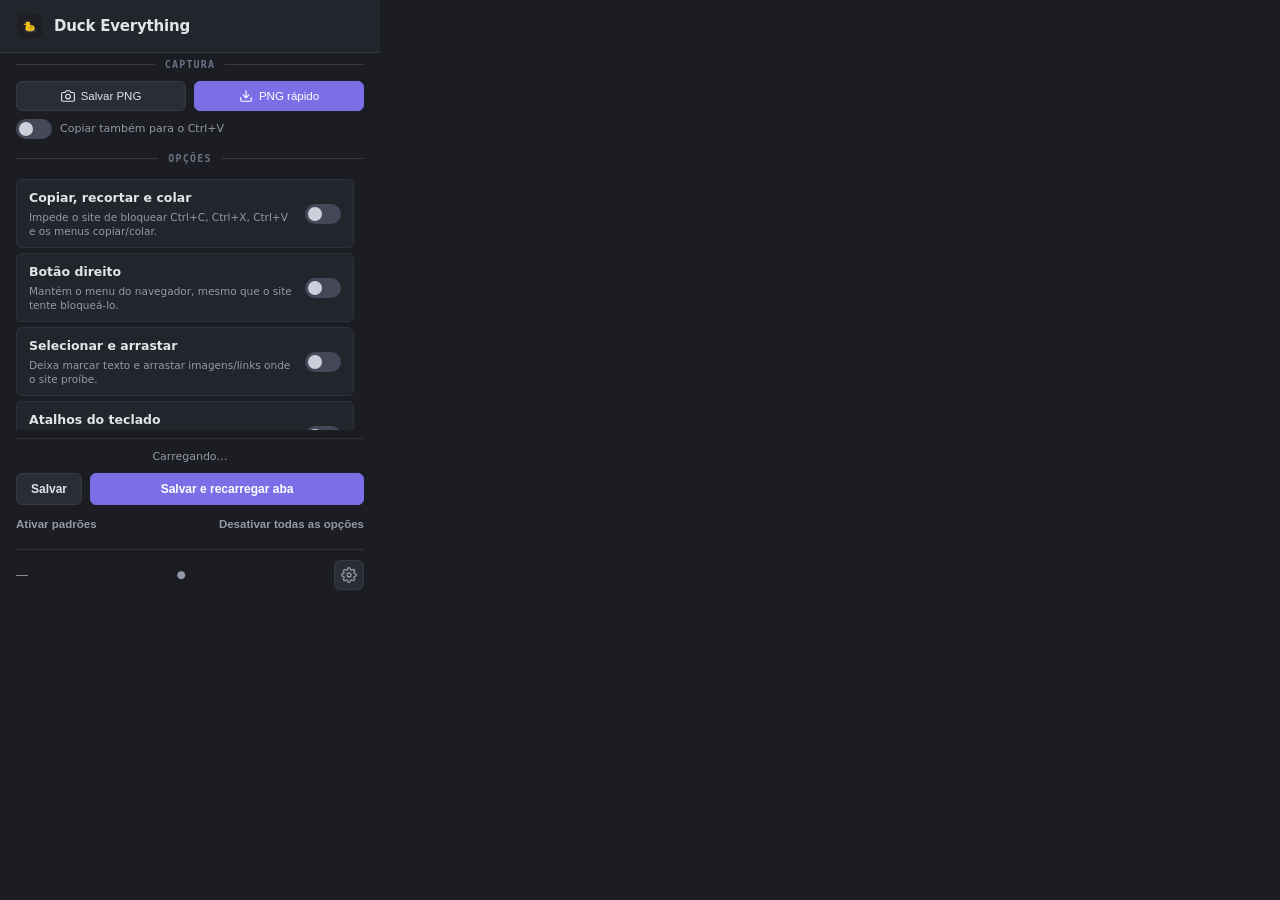
<file: extension/popup.html>
<!doctype html>
<html lang="pt-BR">
<head>
  <meta charset="utf-8">
  <title>Duck Everything</title>
  <link rel="stylesheet" href="popup.css">
  <link rel="stylesheet" href="popup-wide.css">
</head>
<body>
  <!-- ════════ MAIN VIEW ════════ -->
  <div id="view-main" class="view active">
    <header>
      <div class="header-left">
        <img src="icon.svg" alt="" class="header-icon">
        <h1>Duck Everything</h1>
      </div>
    </header>

    <div class="separator">
      <span class="sep-label">captura</span>
    </div>

    <div class="capture-actions">
      <button id="capture" class="capture" title="Escolher onde salvar o PNG da área visível">
        <svg width="14" height="14" viewBox="0 0 24 24" fill="none" stroke="currentColor" stroke-width="2" stroke-linecap="round" stroke-linejoin="round"><path d="M23 19a2 2 0 0 1-2 2H3a2 2 0 0 1-2-2V8a2 2 0 0 1 2-2h4l2-3h6l2 3h4a2 2 0 0 1 2 2z"/><circle cx="12" cy="13" r="4"/></svg>
        <span class="when-compact">Salvar PNG</span><span class="when-wide">Salvar PNG como</span>
      </button>
      <button id="capture-quick" class="capture accent" title="Salvar PNG direto na pasta padrão de downloads">
        <svg width="14" height="14" viewBox="0 0 24 24" fill="none" stroke="currentColor" stroke-width="2" stroke-linecap="round" stroke-linejoin="round"><path d="M21 15v4a2 2 0 0 1-2 2H5a2 2 0 0 1-2-2v-4"/><polyline points="7 10 12 15 17 10"/><line x1="12" y1="15" x2="12" y2="3"/></svg>
        PNG rápido
      </button>
      <label class="copy-toggle" title="Além de salvar o arquivo, deixa o print na área de transferência para colar com Ctrl+V.">
        <input type="checkbox" id="capture-copy" role="switch">
        <i class="switch"></i>
        <span>Copiar também para o Ctrl+V</span>
      </label>
    </div>

    <div class="separator">
      <span class="sep-label">opções</span>
    </div>

    <section class="options-list">
      <label class="row" title="Área de transferência. O site continua vendo o evento, mas não consegue cancelar a cópia, o recorte nem a colagem (útil em campos de resposta). Em editores ricos o site pode perder recursos próprios de colar (ex.: imagem).">
        <span class="row-text">
          <b>Copiar, recortar e colar</b>
          <small>Impede o site de bloquear Ctrl+C, Ctrl+X, Ctrl+V e os menus copiar/colar.</small>
        </span>
        <input type="checkbox" id="clipboard" role="switch">
        <i class="switch"></i>
      </label>
      <label class="row" title="Mouse. O site deixa de receber o evento de menu de contexto. Menus próprios do site (Drive, Figma) não abrem.">
        <span class="row-text">
          <b>Botão direito</b>
          <small>Mantém o menu do navegador, mesmo que o site tente bloqueá-lo.</small>
        </span>
        <input type="checkbox" id="context" role="switch">
        <i class="switch"></i>
      </label>
      <label class="row" title="Mouse. Força seleção de texto e libera o arrastar de texto, imagens e links. Itens arrastáveis do próprio site (listas, kanban) continuam funcionando.">
        <span class="row-text">
          <b>Selecionar e arrastar</b>
          <small>Deixa marcar texto e arrastar imagens/links onde o site proíbe.</small>
        </span>
        <input type="checkbox" id="selection" role="switch">
        <i class="switch"></i>
      </label>
      <label class="row" title="Teclado. Atalhos do navegador voltam a funcionar. Ctrl+C/X/V são controlados pela opção de copiar e colar.">
        <span class="row-text">
          <b>Atalhos do teclado</b>
          <small>Impede o site de bloquear F5, F11, F12, Esc, Ctrl+R/U/I e os atalhos do DevTools.</small>
        </span>
        <input type="checkbox" id="shortcuts" role="switch">
        <i class="switch"></i>
      </label>
      <label class="row" title="Teclado. Esconde do site WASD, Alt, atalhos… (as setas continuam passando). Digitar e apertar Enter dentro de campos de texto continua normal (e, lá dentro, o site ainda vê o que você digita). Apps com atalhos de teclado e jogos deixam de responder.">
        <span class="row-text">
          <b>Esconder teclas</b>
          <small>O site não vê as teclas que você aperta fora de campos de texto.</small>
        </span>
        <input type="checkbox" id="keys" role="switch">
        <i class="switch"></i>
      </label>
      <label class="row" title="Tela. Responde &quot;sucesso&quot; ao pedido de tela cheia sem ampliar nada. Botões de tela cheia de players de vídeo deixam de ampliar.">
        <span class="row-text">
          <b>Antifullscreen</b>
          <small>O site acha que está em tela cheia, mas a janela não muda.</small>
        </span>
        <input type="checkbox" id="fullscreen" role="switch">
        <i class="switch"></i>
      </label>
      <label class="row" title="Tela. Trocar de aba ou janela não é detectado pelo site (visibilityState, hasFocus, blur e focus da janela). O foco entre botões e campos continua normal.">
        <span class="row-text">
          <b>Simular foco e visibilidade</b>
          <small>O site sempre vê a aba como visível e em foco.</small>
        </span>
        <input type="checkbox" id="focus" role="switch">
        <i class="switch"></i>
      </label>
      <label class="row" title="Tela. Nega Keyboard Lock e Pointer Lock. Jogos e visualizadores 3D que usam o mouse travado podem parar.">
        <span class="row-text">
          <b>Negar trava de teclado e mouse</b>
          <small>O site não consegue prender o teclado ou o ponteiro.</small>
        </span>
        <input type="checkbox" id="locks" role="switch">
        <i class="switch"></i>
      </label>
      <label class="row" title="Navegação. Só ignora o site &quot;re-empurrando&quot; o histórico depois de Voltar. Raramente necessário; deixe desligado se o Voltar já funciona.">
        <span class="row-text">
          <b>Armadilha do botão Voltar</b>
          <small>Impede o site de te manter preso ao clicar em Voltar.</small>
        </span>
        <input type="checkbox" id="history" role="switch">
        <i class="switch"></i>
      </label>
      <label class="row" title="Avisos. Pop-ups de alert() não aparecem nem travam a página.">
        <span class="row-text">
          <b>Silenciar alertas JavaScript</b>
          <small>Silencia alert(); confirm() e prompt() continuam.</small>
        </span>
        <input type="checkbox" id="alerts" role="switch">
        <i class="switch"></i>
      </label>
      <label class="row" title="Avançado. Esconde do site o botão direito/meio e as teclas protegidas (F5, F12, Esc, Ctrl/Meta e Ctrl+C/X/V/R/U/I), até dentro de campos de texto. Letras comuns só somem com "Esconder teclas". Não libera nada sozinho: serve para sites que punem ou detectam. Cliques normais e digitação não são afetados.">
        <span class="row-text">
          <b>Modo Absolute</b>
          <small>Esconde do site o botão direito/meio e teclas como F5, F12, Ctrl+C.</small>
        </span>
        <input type="checkbox" id="absolute" role="switch">
        <i class="switch"></i>
      </label>
      <label class="row" title="Site específico. Só age em scribd.com.">
        <span class="row-text">
          <b>Cópia limpa no Scribd</b>
          <small>Copia texto puro e legível em scribd.com.</small>
        </span>
        <input type="checkbox" id="scribd" role="switch">
        <i class="switch"></i>
      </label>
    </section>

    <!-- Bottom fixed area -->
    <div class="bottom-area">
      <div class="separator thin"></div>

      <p id="status" role="status">Carregando…</p>

      <div class="buttons">
        <button id="save" class="btn-secondary">Salvar</button>
        <button id="reload" class="btn-primary">Salvar e recarregar aba</button>
      </div>

      <div class="bulk-actions">
        <button id="reset" class="subtle">Ativar padrões</button>
        <button id="disable-all" class="subtle">Desativar todas as opções</button>
      </div>

      <footer>
        <div class="separator thin"></div>
        <div class="footer-bar">
          <span class="footer-url" id="footer-url">—</span>
          <span class="page-state" id="page-state" role="status"></span>
          <div class="footer-icons">
            <button id="btn-settings-footer" class="icon-btn-gear" title="Configurações">
              <svg width="16" height="16" viewBox="0 0 24 24" fill="none" stroke="currentColor" stroke-width="2" stroke-linecap="round" stroke-linejoin="round">
                <circle cx="12" cy="12" r="3"/>
                <path d="M19.4 15a1.65 1.65 0 0 0 .33 1.82l.06.06a2 2 0 0 1-2.83 2.83l-.06-.06a1.65 1.65 0 0 0-1.82-.33 1.65 1.65 0 0 0-1 1.51V21a2 2 0 0 1-4 0v-.09A1.65 1.65 0 0 0 9 19.4a1.65 1.65 0 0 0-1.82.33l-.06.06a2 2 0 0 1-2.83-2.83l.06-.06A1.65 1.65 0 0 0 4.68 15a1.65 1.65 0 0 0-1.51-1H3a2 2 0 0 1 0-4h.09A1.65 1.65 0 0 0 4.6 9a1.65 1.65 0 0 0-.33-1.82l-.06-.06a2 2 0 0 1 2.83-2.83l.06.06A1.65 1.65 0 0 0 9 4.68a1.65 1.65 0 0 0 1-1.51V3a2 2 0 0 1 4 0v.09a1.65 1.65 0 0 0 1 1.51 1.65 1.65 0 0 0 1.82-.33l.06-.06a2 2 0 0 1 2.83 2.83l-.06.06A1.65 1.65 0 0 0 19.4 9a1.65 1.65 0 0 0 1.51 1H21a2 2 0 0 1 0 4h-.09a1.65 1.65 0 0 0-1.51 1z"/>
              </svg>
            </button>
          </div>
        </div>
      </footer>
    </div>
  </div>

  <!-- ════════ SETTINGS VIEW ════════ -->
  <div id="view-settings" class="view">
    <header>
      <div class="header-left">
        <button id="btn-back" class="icon-btn" title="Voltar">
          <svg width="18" height="18" viewBox="0 0 24 24" fill="none" stroke="currentColor" stroke-width="2" stroke-linecap="round" stroke-linejoin="round">
            <line x1="19" y1="12" x2="5" y2="12"/>
            <polyline points="12 19 5 12 12 5"/>
          </svg>
        </button>
        <h1>Configurações</h1>
      </div>
    </header>

    <div class="separator">
      <span class="sep-label">aparência</span>
    </div>

    <div class="settings-section">
      <div class="setting-item">
        <div class="setting-info">
          <b>Cor de destaque</b>
          <small>Escolha uma cor para personalizar a interface, ou use a cor padrão do sistema.</small>
        </div>
        <div class="color-controls">
          <label class="color-system-row">
            <input type="checkbox" id="use-system-color" checked>
            <span>Usar cor do sistema</span>
          </label>
          <div class="color-picker-row" id="custom-color-row">
            <div class="color-preview" id="color-preview"></div>
            <input type="color" id="accent-color" value="#7c6ee7">
            <span class="color-hex" id="color-hex">#7c6ee7</span>
          </div>
          <div class="color-presets" id="color-presets">
            <button class="preset" data-color="#7c6ee7" title="Roxo" style="background:#7c6ee7"></button>
            <button class="preset" data-color="#e06c75" title="Vermelho" style="background:#e06c75"></button>
            <button class="preset" data-color="#98c379" title="Verde" style="background:#98c379"></button>
            <button class="preset" data-color="#e5c07b" title="Amarelo" style="background:#e5c07b"></button>
            <button class="preset" data-color="#61afef" title="Azul" style="background:#61afef"></button>
            <button class="preset" data-color="#c678dd" title="Magenta" style="background:#c678dd"></button>
            <button class="preset" data-color="#56b6c2" title="Ciano" style="background:#56b6c2"></button>
            <button class="preset" data-color="#f5c518" title="Duck Yellow" style="background:#f5c518"></button>
          </div>
        </div>
      </div>
    </div>

<div class="separator">
  <span class="sep-label">interface</span>
</div>

<div class="settings-section">
  <div class="layout-picker">
    <button class="layout-opt" data-layout="compact" aria-pressed="true">
      <svg viewBox="0 0 120 54" aria-hidden="true">
        <rect class="thumb-bg" x="38" y="1" width="44" height="52" rx="4"/>
        <rect class="thumb-main" x="42" y="6" width="36" height="8" rx="2"/>
        <rect class="thumb-line" x="42" y="18" width="36" height="5" rx="2"/>
        <rect class="thumb-line" x="42" y="26" width="36" height="5" rx="2"/>
        <rect class="thumb-line" x="42" y="34" width="36" height="5" rx="2"/>
        <rect class="thumb-line" x="42" y="42" width="36" height="5" rx="2"/>
      </svg>
      <span><b>Padrão</b><small>Lista compacta, como é hoje.</small></span>
    </button>
    <button class="layout-opt" data-layout="wide" aria-pressed="false">
      <svg viewBox="0 0 120 54" aria-hidden="true">
        <rect class="thumb-bg" x="1" y="1" width="118" height="52" rx="4"/>
        <rect class="thumb-main" x="6" y="6" width="26" height="42" rx="3"/>
        <rect class="thumb-line" x="37" y="6" width="23" height="12" rx="2"/>
        <rect class="thumb-line" x="63" y="6" width="23" height="12" rx="2"/>
        <rect class="thumb-line" x="89" y="6" width="25" height="12" rx="2"/>
        <rect class="thumb-line" x="37" y="21" width="23" height="12" rx="2"/>
        <rect class="thumb-line" x="63" y="21" width="23" height="12" rx="2"/>
        <rect class="thumb-line" x="89" y="21" width="25" height="12" rx="2"/>
        <rect class="thumb-line" x="37" y="36" width="23" height="12" rx="2"/>
        <rect class="thumb-line" x="63" y="36" width="23" height="12" rx="2"/>
      </svg>
      <span><b>Ampliado em blocos</b><small>Mais largo, opções lado a lado.</small></span>
    </button>
  </div>
</div>

    <div class="separator">
      <span class="sep-label">versão</span>
    </div>

    <div class="settings-section">
      <div class="info-row">
        <span>Versão instalada</span>
        <span class="info-value" id="version">—</span>
      </div>
      <div class="info-row">
        <span>Página no Firefox Add-ons</span>
        <a class="info-value" href="https://addons.mozilla.org/firefox/addon/duck-everything/" target="_blank" rel="noopener">duck-everything</a>
      </div>
      <div class="info-row">
        <span>Código e novidades</span>
        <a class="info-value" href="https://github.com/FelippeGuizze/Duck-Everything/commits/main" target="_blank" rel="noopener">GitHub</a>
      </div>
      <p class="setting-info"><small>No Firefox, a extensão atualiza sozinha pelo Firefox Add-ons. Para buscar agora: about:addons → ⚙ → Procurar atualizações.</small></p>
    </div>

    <div class="separator">
      <span class="sep-label">sobre</span>
    </div>

    <div class="settings-section">
      <div class="info-row">
        <span>Autor</span>
        <span class="info-value">uniedit</span>
      </div>
      <div class="info-row">
        <span>Laboratório de testes</span>
        <a class="info-value" href="http://127.0.0.1:8765" target="_blank" rel="noopener" title="Abra iniciar-windows.bat (ou python serve.py) antes">127.0.0.1:8765</a>
      </div>
    </div>
  </div>

  <script src="browser-shim.js"></script>
  <script src="defaults.js"></script>
  <script src="popup.js"></script>
</body>
</html>
</file>
<file: lab/lab.css>
/* ═══════════════════════════════════════════════════════
   Duck Everything — Laboratório de Testes (Styles)
   ═══════════════════════════════════════════════════════ */

:root {
  --bg-base: #101216;
  --bg-surface: #181b22;
  --bg-elevated: #222631;
  --bg-hover: #2c3240;
  --border: #323847;
  --border-subtle: #252b38;
  --accent: #7c6ee7;
  --accent-hover: #9184f0;
  --accent-dim: #7c6ee733;
  --text-main: #e6ebf5;
  --text-muted: #8b93a7;
  --green: #48c774;
  --green-dim: #48c77422;
  --red: #f14668;
  --red-dim: #f1466822;
  --yellow: #ffb822;
  --yellow-dim: #ffb82222;
  --radius: 8px;
}

*, *::before, *::after { box-sizing: border-box; margin: 0; padding: 0; }

body {
  font: 14px/1.6 system-ui, -apple-system, sans-serif;
  background: var(--bg-base);
  color: var(--text-main);
  padding: 30px 20px;
}

.container {
  max-width: 1040px;
  margin: 0 auto;
}

/* ── Header ── */
.header {
  display: flex;
  align-items: center;
  justify-content: space-between;
  padding-bottom: 20px;
  border-bottom: 1px solid var(--border);
  margin-bottom: 24px;
}
.header-brand {
  display: flex;
  align-items: center;
  gap: 14px;
}
.header-logo {
  width: 44px;
  height: 44px;
  background: var(--bg-elevated);
  border: 1px solid var(--border);
  border-radius: 10px;
  display: flex;
  align-items: center;
  justify-content: center;
  font-size: 24px;
}
.header-title h1 {
  font-size: 22px;
  font-weight: 700;
  color: #fff;
  letter-spacing: -0.3px;
}
.header-title p {
  color: var(--text-muted);
  font-size: 13px;
  margin-top: 2px;
}
.header-tip {
  background: var(--bg-elevated);
  border: 1px solid var(--border);
  border-radius: var(--radius);
  padding: 8px 14px;
  font-size: 12px;
  color: var(--text-muted);
}
.header-tip strong {
  color: var(--accent);
}

/* ── Grid Layout ── */
.grid {
  display: grid;
  grid-template-columns: repeat(auto-fit, minmax(320px, 1fr));
  gap: 16px;
  margin-bottom: 20px;
}

/* ── Cards ── */
.card {
  background: var(--bg-surface);
  border: 1px solid var(--border-subtle);
  border-radius: var(--radius);
  padding: 18px;
  display: flex;
  flex-direction: column;
  gap: 12px;
}
.card-header {
  display: flex;
  align-items: center;
  justify-content: space-between;
  border-bottom: 1px solid var(--border-subtle);
  padding-bottom: 10px;
}
.card-title {
  font-size: 14px;
  font-weight: 600;
  color: #fff;
  display: flex;
  align-items: center;
  gap: 8px;
}
.card-desc {
  font-size: 12px;
  color: var(--text-muted);
  line-height: 1.4;
}

/* ── Status List ── */
.status-grid {
  display: grid;
  grid-template-columns: 1fr 1fr;
  gap: 10px;
}
.status-item {
  background: var(--bg-base);
  border: 1px solid var(--border-subtle);
  border-radius: 6px;
  padding: 8px 12px;
  display: flex;
  flex-direction: column;
  gap: 4px;
}
.status-label {
  font-size: 11px;
  color: var(--text-muted);
  text-transform: uppercase;
  letter-spacing: 0.5px;
  font-family: monospace;
}
.status-badge {
  font-size: 12px;
  font-weight: 600;
  display: inline-block;
  border-radius: 4px;
  padding: 2px 6px;
  width: fit-content;
}
.badge-on {
  background: var(--green-dim);
  color: var(--green);
}
.badge-off {
  background: var(--border-subtle);
  color: var(--text-muted);
}
.badge-warn {
  background: var(--yellow-dim);
  color: var(--yellow);
}

/* ── Interactive Elements ── */
.btn-group {
  display: flex;
  flex-wrap: wrap;
  gap: 8px;
}
button {
  background: var(--bg-elevated);
  color: var(--text-main);
  border: 1px solid var(--border);
  border-radius: 6px;
  padding: 8px 12px;
  font-size: 12px;
  font-weight: 500;
  cursor: pointer;
  transition: all 0.15s ease;
  display: inline-flex;
  align-items: center;
  gap: 6px;
}
button:hover {
  background: var(--bg-hover);
  border-color: var(--accent);
  color: #fff;
}
button.primary {
  background: var(--accent);
  border-color: var(--accent);
  color: #fff;
}
button.primary:hover {
  background: var(--accent-hover);
  border-color: var(--accent-hover);
}
button.danger {
  background: var(--red-dim);
  border-color: var(--red);
  color: var(--red);
}
button.danger:hover {
  background: var(--red);
  color: #fff;
}

input, textarea {
  width: 100%;
  background: var(--bg-base);
  border: 1px solid var(--border);
  border-radius: 6px;
  padding: 8px 12px;
  color: #fff;
  font: 13px system-ui;
  outline: none;
  transition: border-color 0.15s;
}
input:focus, textarea:focus {
  border-color: var(--accent);
}
textarea {
  resize: vertical;
  min-height: 54px;
}

.protected-box {
  background: var(--bg-base);
  border: 1px dashed var(--yellow);
  border-radius: 6px;
  padding: 10px 14px;
  font-size: 13px;
  color: var(--yellow);
  user-select: none;
  -webkit-user-select: none;
}

kbd {
  background: var(--bg-base);
  border: 1px solid var(--border);
  border-radius: 4px;
  padding: 2px 6px;
  font-family: monospace;
  font-size: 11px;
  color: var(--accent-hover);
}

/* ── Console Log Area ── */
.console-card {
  background: var(--bg-surface);
  border: 1px solid var(--border);
  border-radius: var(--radius);
  margin-top: 10px;
  overflow: hidden;
}
.console-header {
  display: flex;
  align-items: center;
  justify-content: space-between;
  padding: 10px 16px;
  background: var(--bg-elevated);
  border-bottom: 1px solid var(--border);
}
.console-header h3 {
  font-size: 13px;
  font-weight: 600;
  color: #fff;
  font-family: monospace;
  display: flex;
  align-items: center;
  gap: 8px;
}
.console-header .dot {
  width: 8px;
  height: 8px;
  border-radius: 50%;
  background: var(--green);
}
pre#log {
  background: #0b0d11;
  color: #c9d1d9;
  font: 12px/1.5 'Cascadia Code', 'Fira Code', 'JetBrains Mono', Consolas, monospace;
  padding: 16px;
  height: 280px;
  overflow-y: auto;
  white-space: pre-wrap;
  word-break: break-all;
  scrollbar-width: thin;
}

/* ── Testes de seleção, Absolute e Voltar ── */
.result {
  font-size: 12px;
  color: var(--text-muted);
  background: var(--bg-base);
  border: 1px solid var(--border-subtle);
  border-radius: 6px;
  padding: 8px 10px;
}
.result.ok   { color: var(--green);  border-color: var(--green);  background: var(--green-dim); }
.result.warn { color: var(--yellow); border-color: var(--yellow); background: var(--yellow-dim); }
.drag-row { display: flex; align-items: center; gap: 10px; font-size: 12px; color: var(--text-muted); }
.drag-row img { border-radius: 10px; flex: none; }
.dnd { display: grid; grid-template-columns: 1fr 1fr; gap: 10px; }
.dnd-item, .dnd-zone {
  padding: 12px; border-radius: 6px; font-size: 12px; text-align: center;
  border: 1px dashed var(--border);
}
.dnd-item { background: var(--yellow-dim); color: var(--yellow); border-color: var(--yellow); cursor: grab; }
.dnd-zone { color: var(--text-muted); }
code { font-family: monospace; font-size: 11px; color: var(--accent-hover); }

.console-actions { display: flex; gap: 8px; }
</file>
<file: extension/popup.css>
/* ═══════════════════════════════════════════════════════
   Duck Everything — Popup Stylesheet v2.2
   ═══════════════════════════════════════════════════════ */

/* ── CSS Custom Properties ── */
:root {
  --accent: #7c6ee7;
  --accent-dim: #7c6ee733;
  --accent-hover: #8f83ec;
  --bg-base: #1b1d22;
  --bg-surface: #22252b;
  --bg-elevated: #2a2d35;
  --bg-hover: #2f3340;
  --border: #363a45;
  --border-subtle: #2e3240;
  --text-primary: #e2e4ea;
  --text-secondary: #9499a8;
  --text-muted: #6c7186;
  --switch-bg: #454858;
  --switch-bg-on: var(--accent);
  --switch-knob: #cdd0da;
  --switch-knob-on: #fff;
  --radius: 8px;
  --radius-sm: 6px;
}

/* ── Reset ── */
*, *::before, *::after { box-sizing: border-box; margin: 0; padding: 0; }

html {
  width: 380px;
  height: 600px;
  overflow: clip;
}

body {
  width: 380px;
  height: 600px;
  overflow: clip;
  display: flex;
  flex-direction: column;
  background: var(--bg-base);
  color: var(--text-primary);
  font: 13px/1.5 'Segoe UI', system-ui, -apple-system, sans-serif;
}

/* ── Views ── */
.view {
  display: none;
  flex-direction: column;
  height: 100%;
  min-height: 0;
  overflow: clip;
}
.view.active {
  display: flex;
}

/* ── Header ── */
header {
  display: flex;
  align-items: center;
  justify-content: space-between;
  padding: 12px 16px;
  background: var(--bg-surface);
  border-bottom: 1px solid var(--border);
  flex-shrink: 0;
}
.header-left {
  display: flex;
  align-items: center;
  gap: 10px;
}
.header-icon {
  width: 28px;
  height: 28px;
  border-radius: 6px;
}
h1 {
  font-size: 15px;
  font-weight: 700;
  letter-spacing: -0.2px;
  color: var(--text-primary);
}

/* ── Icon button — back arrow ── */
.icon-btn {
  display: flex;
  align-items: center;
  justify-content: center;
  width: 32px;
  height: 32px;
  border-radius: var(--radius);
  border: 1px solid var(--border-subtle);
  background: var(--bg-elevated);
  color: var(--text-secondary);
  cursor: pointer;
  transition: all 0.15s ease;
}
.icon-btn:hover {
  background: var(--bg-hover);
  color: var(--accent-hover);
  border-color: var(--accent-dim);
}

/* ── Gear button (footer) ── */
.icon-btn-gear {
  display: flex;
  align-items: center;
  justify-content: center;
  width: 30px;
  height: 30px;
  border-radius: var(--radius-sm);
  border: 1px solid var(--border);
  background: var(--bg-elevated);
  color: var(--text-secondary);
  cursor: pointer;
  transition: all 0.15s ease;
}
.icon-btn-gear:hover {
  background: var(--bg-hover);
  color: var(--accent);
  border-color: var(--accent);
  box-shadow: 0 0 0 1px var(--accent-dim);
}

/* ── Terminal-style separator lines ── */
.separator {
  display: flex;
  align-items: center;
  gap: 10px;
  padding: 4px 16px;
  flex-shrink: 0;
}
.separator::before,
.separator::after {
  content: '';
  flex: 1;
  height: 1px;
  background: var(--border);
}
.separator.thin {
  height: 1px;
  background: var(--border-subtle);
  margin: 8px 16px;
  padding: 0;
  display: block;
}
.separator.thin::before,
.separator.thin::after {
  display: none;
}
.sep-label {
  font-size: 10px;
  font-weight: 600;
  text-transform: uppercase;
  letter-spacing: 1.2px;
  color: var(--text-muted);
  white-space: nowrap;
  font-family: 'Cascadia Code', 'Fira Code', 'JetBrains Mono', monospace;
}

/* ── Master toggle wrapper ── */
.master-wrap {
  flex-shrink: 0;
  padding: 6px 16px 8px;
  overflow-y: hidden;
  scrollbar-gutter: stable;
  scrollbar-width: thin;
}
.master-wrap .row { margin: 0; }

/* ── Options list (scrollable cards) ── */
.options-list {
  flex: 1;
  min-height: 0;
  overflow-y: auto;
  overflow-x: hidden;
  scrollbar-width: thin;
  scrollbar-color: var(--border) transparent;
  scrollbar-gutter: stable;
  padding: 4px 16px;
}

/* ── Option buttons / card rows ── */
.row {
  position: relative;
  display: flex;
  align-items: center;
  gap: 12px;
  padding: 9px 12px;
  margin: 5px 0;
  background: var(--bg-surface);
  border: 1px solid var(--border-subtle);
  border-radius: var(--radius-sm);
  cursor: pointer;
  transition: border-color 0.15s, background-color 0.15s, box-shadow 0.15s;
}
.row:hover {
  background: var(--bg-hover);
  border-color: var(--accent);
  box-shadow: 0 0 0 1px var(--accent-dim);
}
.row-text {
  flex: 1;
  min-width: 0;
}
.row-text b {
  font-weight: 600;
  font-size: 12.5px;
  display: block;
}
.row-text small {
  display: block;
  font-size: 10.5px;
  color: var(--text-secondary);
  margin-top: 2px;
  line-height: 1.35;
}

/* ── Switch (toggle) ── */
.row input[type="checkbox"] {
  position: absolute;
  top: 0;
  left: 0;
  pointer-events: none;
  width: 1px;
  height: 1px;
  clip-path: inset(50%);
  opacity: 0;
}
.switch {
  width: 36px;
  height: 20px;
  border-radius: 20px;
  background: var(--switch-bg);
  flex-shrink: 0;
  position: relative;
  transition: background 0.2s;
}
.switch::after {
  content: '';
  position: absolute;
  width: 14px;
  height: 14px;
  background: var(--switch-knob);
  top: 3px;
  left: 3px;
  border-radius: 50%;
  transition: left 0.2s, background 0.2s;
}
input:checked + .switch {
  background: var(--switch-bg-on);
}
input:checked + .switch::after {
  left: 19px;
  background: var(--switch-knob-on);
}
input:focus-visible + .switch {
  outline: 2px solid var(--accent);
  outline-offset: 2px;
}

/* ── Capture buttons ── */
.capture-actions {
  display: flex;
  flex-wrap: wrap;
  gap: 8px;
  padding: 5px 16px 8px;
  flex-shrink: 0;
}
.capture {
  flex: 1;
  display: flex;
  align-items: center;
  justify-content: center;
  gap: 6px;
  padding: 7px 10px;
  background: var(--bg-elevated);
  color: var(--text-primary);
  border: 1px solid var(--border);
  border-radius: var(--radius-sm);
  font-size: 11.5px;
  font-weight: 500;
  cursor: pointer;
  transition: all 0.15s;
}
.capture:hover {
  background: var(--bg-hover);
  border-color: var(--accent);
}
.capture.accent {
  background: var(--accent);
  color: #fff;
  border-color: var(--accent);
}
.capture.accent:hover {
  background: var(--accent-hover);
  border-color: var(--accent-hover);
}

/* ── Bottom fixed area (status + buttons + bulk + footer) ── */
.bottom-area {
  flex-shrink: 0;
  display: flex;
  flex-direction: column;
}

/* ── Status message ── */
#status {
  font-size: 11px;
  height: 20px;
  min-height: 20px;
  color: var(--text-secondary);
  padding: 0 16px;
  line-height: 20px;
  overflow: hidden;
  text-overflow: ellipsis;
  white-space: nowrap;
  text-align: center;
  margin-bottom: 6px;
}

/* ── Action buttons ── */
.buttons {
  display: flex;
  gap: 8px;
  padding: 0 16px;
  margin-bottom: 6px;
  flex-shrink: 0;
}
.btn-primary,
.btn-secondary {
  border-radius: var(--radius-sm);
  padding: 8px 14px;
  font-weight: 600;
  font-size: 12px;
  cursor: pointer;
  border: 1px solid var(--border);
  transition: all 0.15s;
}
.btn-primary {
  flex: 1;
  background: var(--accent);
  color: #fff;
  border-color: var(--accent);
}
.btn-primary:hover {
  background: var(--accent-hover);
}
.btn-secondary {
  background: var(--bg-elevated);
  color: var(--text-primary);
}
.btn-secondary:hover {
  background: var(--bg-hover);
  border-color: var(--accent);
}
button:disabled {
  opacity: 0.45;
  cursor: wait;
}

/* ── Bulk actions (Ativar/Desativar todas as opções) ── */
.bulk-actions {
  display: flex;
  justify-content: space-between;
  align-items: center;
  padding: 2px 16px 6px;
  flex-shrink: 0;
}
.subtle {
  background: transparent;
  color: var(--text-secondary);
  border: none;
  padding: 5px 0;
  font-size: 11.5px;
  font-weight: 600;
  cursor: pointer;
  transition: color 0.15s;
}
.subtle:hover {
  color: var(--accent-hover);
}

/* ── Footer ── */
footer {
  flex-shrink: 0;
  padding: 0 0 4px;
}
.footer-bar {
  display: flex;
  align-items: center;
  justify-content: space-between;
  padding: 2px 16px 6px;
  min-height: 36px;
}
.footer-url {
  font-size: 12px;
  color: var(--text-secondary);
  font-family: -apple-system, BlinkMacSystemFont, 'Segoe UI', Roboto, sans-serif;
  overflow: hidden;
  text-overflow: ellipsis;
  white-space: nowrap;
  max-width: 290px;
}
.footer-url .url-prefix {
  color: var(--text-muted);
  font-weight: 400;
}
.footer-url .url-main {
  color: var(--text-primary);
  font-weight: 700;
}
.footer-icons {
  display: flex;
  gap: 4px;
}

/* ═══════════════════════════════════════════════════════
   SETTINGS VIEW
   ═══════════════════════════════════════════════════════ */
#view-settings {
  background: var(--bg-base);
  overflow-x: hidden;
  overflow-y: auto;
}
#view-settings > * {
  flex-shrink: 0;
}

.settings-section {
  padding: 8px 16px 12px;
}
.setting-item {
  padding: 6px 0 2px;
}
.setting-info b {
  font-size: 13px;
  font-weight: 600;
}
.setting-info small {
  display: block;
  font-size: 11px;
  color: var(--text-secondary);
  margin-top: 4px;
  line-height: 1.5;
}

/* ── Color controls ── */
.color-controls {
  margin-top: 10px;
}
.color-system-row {
  display: flex;
  align-items: center;
  gap: 8px;
  padding: 4px 0;
  cursor: pointer;
  font-size: 12px;
  color: var(--text-primary);
}
.color-system-row input[type="checkbox"] {
  width: 16px;
  height: 16px;
  accent-color: var(--accent);
  cursor: pointer;
}

.color-picker-row {
  display: flex;
  align-items: center;
  gap: 10px;
  padding: 8px 0;
  transition: opacity 0.2s;
}
.color-picker-row.disabled {
  opacity: 0.35;
  pointer-events: none;
}
.color-preview {
  width: 28px;
  height: 28px;
  border-radius: var(--radius-sm);
  background: var(--accent);
  border: 2px solid var(--border);
  flex-shrink: 0;
  cursor: pointer;
  transition: border-color 0.15s;
  position: relative;
}
.color-preview:hover {
  border-color: var(--accent);
}

input[type="color"] {
  position: absolute;
  top: 0; left: 0;
  width: 100%;
  height: 100%;
  opacity: 0;
  cursor: pointer;
  border: none;
  padding: 0;
}
.color-hex {
  font-family: 'Cascadia Code', 'Fira Code', monospace;
  font-size: 12px;
  color: var(--text-secondary);
}

/* ── Color presets ── */
.color-presets {
  display: flex;
  gap: 8px;
  padding: 4px 0 6px;
  flex-wrap: wrap;
  transition: opacity 0.2s;
}
.color-presets.disabled {
  opacity: 0.35;
  pointer-events: none;
}
.preset {
  width: 24px;
  height: 24px;
  border-radius: 50%;
  border: 2px solid transparent;
  cursor: pointer;
  transition: all 0.15s;
  position: relative;
}
.preset:hover {
  transform: scale(1.15);
}
.preset.active {
  border-color: #fff;
  box-shadow: 0 0 0 2px var(--accent);
}

/* ── Info rows ── */
.info-row {
  display: flex;
  align-items: center;
  justify-content: space-between;
  padding: 8px 0;
  font-size: 12px;
  border-bottom: 1px solid var(--border-subtle);
}
.info-row:last-child {
  border-bottom: none;
}
.info-value {
  color: var(--text-secondary);
  font-family: 'Cascadia Code', 'Fira Code', monospace;
  font-size: 11px;
}
a.info-value {
  color: var(--accent);
  text-decoration: none;
}
a.info-value:hover {
  text-decoration: underline;
}
.settings-section > .setting-info {
  margin: 6px 0 0;
}

/* ── Scrollbar ── */
::-webkit-scrollbar {
  width: 5px;
}
::-webkit-scrollbar-track {
  background: transparent;
}
::-webkit-scrollbar-thumb {
  background: var(--border);
  border-radius: 4px;
}
::-webkit-scrollbar-thumb:hover {
  background: var(--text-muted);
}

/* ── Estado da extensão na aba atual ── */
.page-state {
  flex: none;
  font-size: 10.5px;
  color: var(--text-secondary);
  white-space: nowrap;
}
.page-state::before { content: "● "; }
.page-state[data-state="on"]  { color: #48c774; }
.page-state[data-state="off"] { color: #ffb822; }

/* ── Copiar print para a área de transferência ── */
.copy-toggle {
  flex: 1 1 100%;
  display: flex;
  align-items: center;
  gap: 8px;
  font-size: 11px;
  color: var(--text-secondary);
  cursor: pointer;
  position: relative;
}
.copy-toggle input[type="checkbox"] {
  position: absolute;
  pointer-events: none;
  width: 1px;
  height: 1px;
  clip-path: inset(50%);
  opacity: 0;
}
.reload-tag {
  display: inline-flex;
  vertical-align: -2px;
  margin-right: 5px;
  color: var(--text-secondary);
  cursor: help;
}
.reload-tag svg { stroke-width: 2.5; }
.row:hover .reload-tag { color: var(--text-primary); }
.reload-tag[hidden] { display: none; }
</file>
<file: extension/popup-wide.css>
/* ═══════════════════════════════════════════════════════
   Duck Everything — Modo ampliado em blocos
   Carregue DEPOIS de popup.css. Nada aqui afeta o layout
   padrão: tudo do modo ampliado fica sob html[data-layout="wide"].
   ═══════════════════════════════════════════════════════ */

/* ── Seletor de tamanho (aba Configurações, vale nos dois modos) ── */
.layout-picker {
  display: grid;
  grid-template-columns: 1fr 1fr;
  gap: 8px;
}
.layout-opt {
  display: flex;
  flex-direction: column;
  align-items: stretch;
  gap: 8px;
  padding: 10px;
  text-align: left;
  font: inherit;
  color: var(--text-primary);
  background: var(--bg-surface);
  border: 1px solid var(--border-subtle);
  border-radius: var(--radius-sm);
  cursor: pointer;
  transition: border-color 0.15s, background-color 0.15s, box-shadow 0.15s;
}
.layout-opt:hover {
  background: var(--bg-hover);
  border-color: var(--accent);
}
.layout-opt:focus-visible {
  outline: 2px solid var(--accent);
  outline-offset: 2px;
}
.layout-opt.active {
  border-color: var(--accent);
  background: var(--accent-dim);
  box-shadow: 0 0 0 1px var(--accent-dim);
}
.layout-opt svg {
  width: 100%;
  height: 54px;
  display: block;
}
.layout-opt .thumb-bg   { fill: var(--bg-base); stroke: var(--border); }
.layout-opt .thumb-line { fill: var(--switch-bg); }
.layout-opt .thumb-main { fill: var(--accent); }
.layout-opt b {
  display: block;
  font-size: 12.5px;
  font-weight: 600;
}
.layout-opt small {
  display: block;
  font-size: 10.5px;
  line-height: 1.35;
  color: var(--text-secondary);
  margin-top: 1px;
}

/* ═══════════════════════════════════════════════════════
   MODO AMPLIADO — o Firefox limita popups a 800 × 600 px,
   então a largura vai ao máximo e a altura é aproveitada
   com blocos em grade (sem rolagem).
   ═══════════════════════════════════════════════════════ */
html[data-layout="wide"],
html[data-layout="wide"] body {
  width: 800px;
  height: 600px;
}

/* Tela principal: coluna de captura + coluna de opções */
html[data-layout="wide"] #view-main.active {
  display: grid;
  grid-template-columns: 188px minmax(0, 1fr);
  grid-template-rows: auto auto minmax(0, 1fr) auto;
  column-gap: 4px;
}
html[data-layout="wide"] #view-main > header           { grid-column: 1 / -1; grid-row: 1; }
html[data-layout="wide"] #view-main > .separator:nth-child(2) { grid-column: 1; grid-row: 2; }
html[data-layout="wide"] #view-main > .capture-actions { grid-column: 1; grid-row: 3; }
html[data-layout="wide"] #view-main > .separator:nth-child(4) { grid-column: 2; grid-row: 2; }
html[data-layout="wide"] #view-main > .options-list    { grid-column: 2; grid-row: 3; }
html[data-layout="wide"] #view-main > .bottom-area     { grid-column: 1 / -1; grid-row: 4; }

/* ── Captura: dois blocos altos, com o mesmo estilo dos botões do padrão ── */
html[data-layout="wide"] .capture-actions {
  flex-direction: column;
  gap: 8px;
  padding: 6px 4px 8px 16px;
  min-height: 0;
}
html[data-layout="wide"] .capture {
  flex: 1;
  flex-direction: column;
  gap: 12px;
  padding: 12px 8px;
  font-size: 12.5px;
  text-align: center;
}
/* rótulos diferentes por modo: "Salvar PNG" (padrão) / "Salvar PNG como" (ampliado) */
.capture .when-wide { display: none; }
html[data-layout="wide"] .capture .when-compact { display: none; }
html[data-layout="wide"] .capture .when-wide { display: inline; }
html[data-layout="wide"] .capture svg {
  width: 26px;
  height: 26px;
}

/* ── Opções: blocos lado a lado (3 por linha) ── */
html[data-layout="wide"] .options-list {
  display: grid;
  grid-template-columns: repeat(3, minmax(0, 1fr));
  grid-auto-rows: minmax(min-content, 1fr);
  align-content: stretch;
  gap: 8px;
  padding: 6px 12px 8px 12px;
}
html[data-layout="wide"] .options-list .row {
  display: grid;
  grid-template-columns: minmax(0, 1fr) auto;
  grid-template-rows: auto 1fr;
  align-items: start;
  column-gap: 8px;
  row-gap: 4px;
  margin: 0;
  padding: 10px 11px;
}
/* título e descrição entram direto na grade do bloco */
html[data-layout="wide"] .options-list .row-text { display: contents; }
html[data-layout="wide"] .options-list .row-text b {
  grid-column: 1;
  grid-row: 1;
  line-height: 1.3;
}
html[data-layout="wide"] .options-list .row-text small {
  grid-column: 1 / -1;
  grid-row: 2;
  margin-top: 0;
}
html[data-layout="wide"] .options-list .switch {
  grid-column: 2;
  grid-row: 1;
}

/* ── Área inferior: status e atalhos à esquerda, botões à direita ── */
html[data-layout="wide"] .bottom-area {
  display: grid;
  grid-template-columns: minmax(0, 1fr) 420px;
  grid-template-rows: auto auto auto auto;
}
html[data-layout="wide"] .bottom-area > .separator.thin {
  grid-column: 1 / -1;
  grid-row: 1;
  margin: 6px 16px;
}
html[data-layout="wide"] .bottom-area > #status {
  grid-column: 1;
  grid-row: 2;
  align-self: center;
  margin: 0;
  text-align: left;
}
html[data-layout="wide"] .bottom-area > .bulk-actions {
  grid-column: 1;
  grid-row: 3;
  align-self: center;
}
html[data-layout="wide"] .bottom-area > .buttons {
  grid-column: 2;
  grid-row: 2 / 4;
  align-self: center;
  margin: 0;
  padding: 0 16px 0 0;
}
html[data-layout="wide"] .bottom-area > footer {
  grid-column: 1 / -1;
  grid-row: 4;
}
html[data-layout="wide"] .footer-url { max-width: 640px; }

/* Salvar e Salvar e recarregar com peso parecido */
html[data-layout="wide"] .buttons .btn-secondary,
html[data-layout="wide"] .buttons .btn-primary {
  padding: 11px 16px;
  font-size: 13px;
}
html[data-layout="wide"] .buttons .btn-secondary { flex: 1 1 0; }
html[data-layout="wide"] .buttons .btn-primary   { flex: 1.2 1 0; }

/* Toggle de copiar o print: embaixo dos dois botões, na mesma coluna */
html[data-layout="wide"] .capture-actions { flex-wrap: nowrap; }
html[data-layout="wide"] .copy-toggle {
  flex: 0 0 auto;
  padding-top: 2px;
  line-height: 1.3;
}
html[data-layout="wide"] .copy-toggle span { min-width: 0; }
</file>
